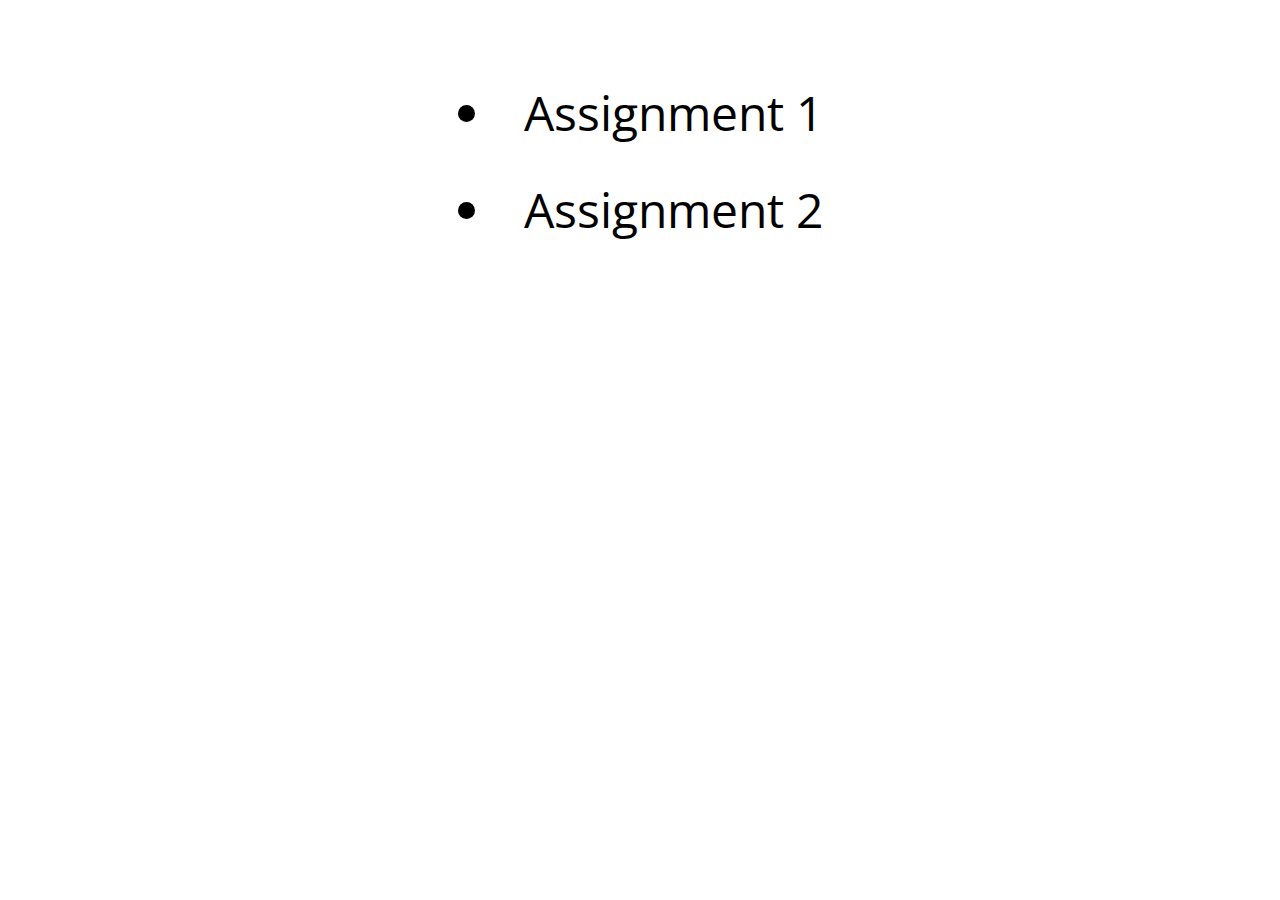
<file: index.html>
<!DOCTYPE html>
<html lang="en">
  <head>
    <meta charset="UTF-8" />
    <meta name="viewport" content="width=`, initial-scale=1.0" />
    <link rel="stylesheet" href="./css/general.css" />
    <title>Html Assignments</title>
  </head>
  <style>
    .wrapper {
      margin: 5rem;
      text-align: center;
    }

    ul {
      display: flex;
      flex-direction: column;
      gap: 2rem;
      font-size: 3rem;
    }

    ul li {
      list-style: inside;
    }

    a:visited,
    a:link {
      color: black;
      transition: all 0.3s ease-in;
    }

    a:active,
    a:hover {
      color: blue;
    }

    @media (max-width: 500px) {
      .wrapper {
        margin: 5rem 1rem 1rem;
      }

      ul {
        font-size: 2rem;
      }
    }
  </style>
  <body>
    <div class="container wrapper">
      <ul>
        <li><a href="./html/about-me.html">Assignment 1</a></li>
        <li><a href="./html/table.html">Assignment 2</a></li>
      </ul>
    </div>
  </body>
</html>
</file>
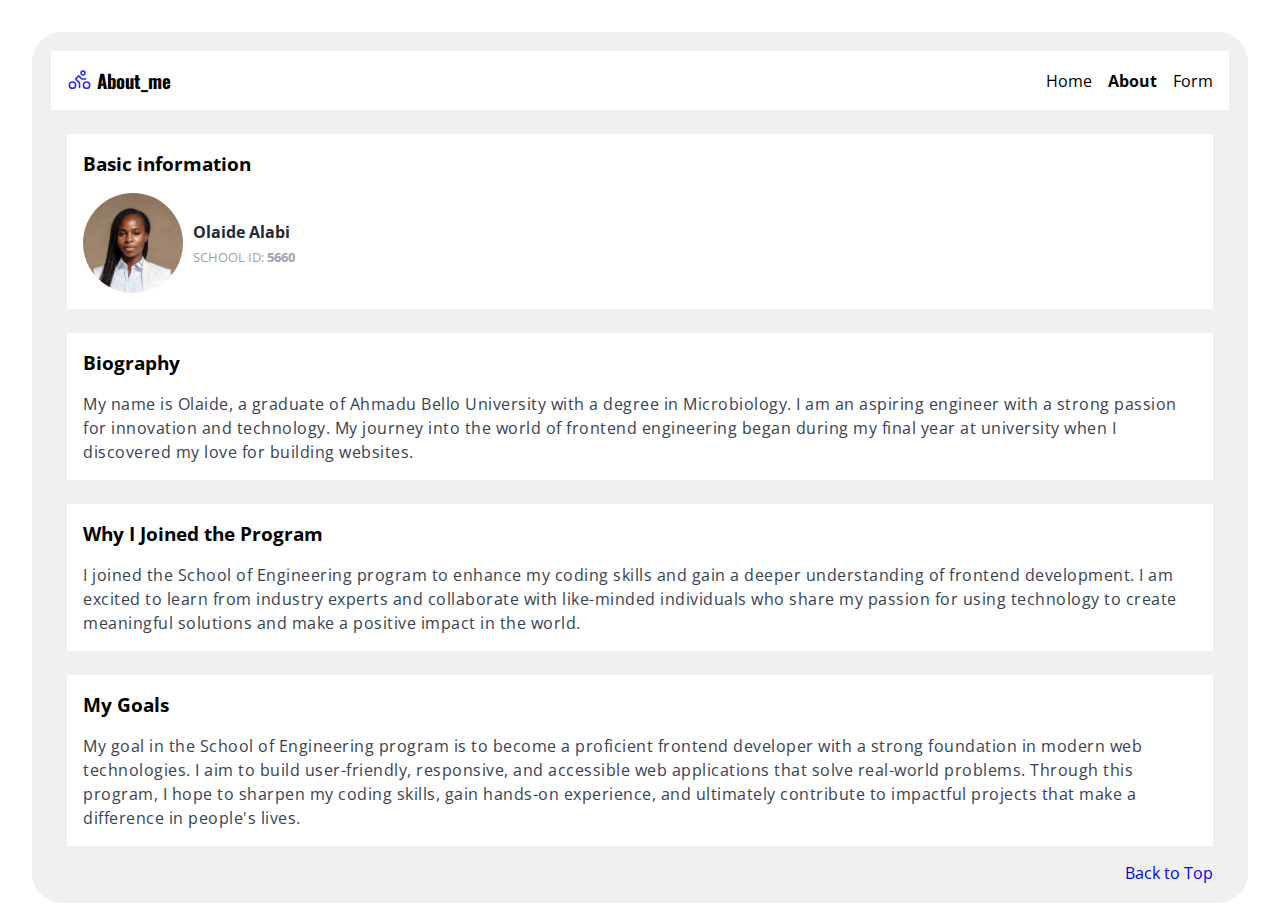
<file: html/about-me.html>
<!DOCTYPE html>
<html lang="en">
  <head>
    <meta charset="UTF-8" />
    <meta name="viewport" content="width=device-width, initial-scale=1.0" />
    <link rel="stylesheet" href="../css/general.css" />
    <link rel="stylesheet" href="../css/about-me.css" />
    <title>About me</title>
  </head>
  <body>
    <div class="container">
      <div class="wrapper">
        <header>
          <svg
            xmlns="http://www.w3.org/2000/svg"
            width="25"
            height="25"
            fill="#2d2df1"
            viewBox="0 0 256 256"
          >
            <path
              d="M164,80a28,28,0,1,0-28-28A28,28,0,0,0,164,80Zm0-40a12,12,0,1,1-12,12A12,12,0,0,1,164,40Zm36,96a40,40,0,1,0,40,40A40,40,0,0,0,200,136Zm0,64a24,24,0,1,1,24-24A24,24,0,0,1,200,200ZM56,136a40,40,0,1,0,40,40A40,40,0,0,0,56,136Zm0,64a24,24,0,1,1,24-24A24,24,0,0,1,56,200Zm136-80H152a8,8,0,0,1-5.66-2.34L120,91.31,99.31,112l34.35,34.34A8,8,0,0,1,136,152v48a8,8,0,0,1-16,0V155.31L82.34,117.66a8,8,0,0,1,0-11.32l32-32a8,8,0,0,1,11.32,0L155.31,104H192a8,8,0,0,1,0,16Z"
            ></path>
          </svg>
          <h3>About_me</h3>
          <nav>
            <ul>
              <li><a href="../index.html">Home</a></li>
              <li class="active"><a href="./about-me.html">About</a></li>
              <li><a href="./form.html">Form</a></li>
            </ul>
          </nav>
        </header>
        <main>
          <section>
            <h4>Basic information</h4>
            <div class="info">
              <div class="info_img">
                <img src="../assets/images/ola-white.jpg" alt="my picture" />
              </div>

              <div class="info_details">
                <h5>Olaide Alabi</h5>
                <p>SCHOOL ID: <span>5660</span></p>
              </div>
            </div>
          </section>

          <section>
            <h4>Biography</h4>
            <p>
              My name is Olaide, a graduate of Ahmadu Bello University with a
              degree in Microbiology. I am an aspiring engineer with a strong
              passion for innovation and technology. My journey into the world
              of frontend engineering began during my final year at university
              when I discovered my love for building websites.
            </p>
          </section>

          <section>
            <h4>Why I Joined the Program</h4>
            <p>
              I joined the School of Engineering program to enhance my coding
              skills and gain a deeper understanding of frontend development. I
              am excited to learn from industry experts and collaborate with
              like-minded individuals who share my passion for using technology
              to create meaningful solutions and make a positive impact in the
              world.
            </p>
          </section>

          <section>
            <h4>My Goals</h4>
            <p>
              My goal in the School of Engineering program is to become a
              proficient frontend developer with a strong foundation in modern
              web technologies. I aim to build user-friendly, responsive, and
              accessible web applications that solve real-world problems.
              Through this program, I hope to sharpen my coding skills, gain
              hands-on experience, and ultimately contribute to impactful
              projects that make a difference in people's lives.
            </p>
          </section>
        </main>

        <footer>
          <a href="#top">Back to Top</a>
        </footer>
      </div>
    </div>
  </body>
</html>
</file>
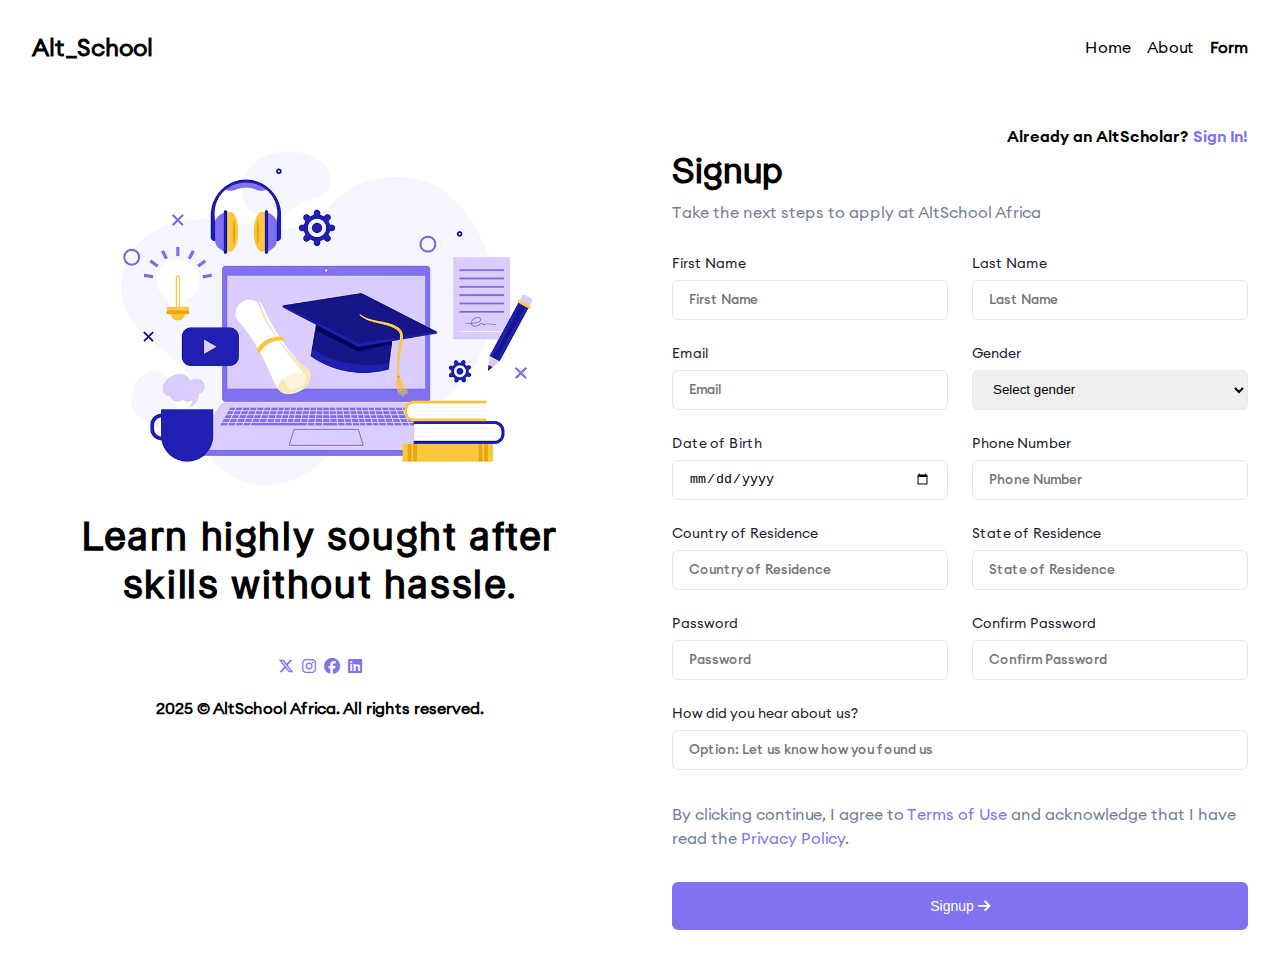
<file: html/form.html>
<!DOCTYPE html>
<html lang="en">
  <head>
    <meta charset="UTF-8" />
    <meta name="viewport" content="width=device-width, initial-scale=1.0" />

    <link
      rel="stylesheet"
      href="https://cdnjs.cloudflare.com/ajax/libs/font-awesome/6.7.2/css/all.min.css"
      integrity="sha512-Evv84Mr4kqVGRNSgIGL/F/aIDqQb7xQ2vcrdIwxfjThSH8CSR7PBEakCr51Ck+w+/U6swU2Im1vVX0SVk9ABhg=="
      crossorigin="anonymous"
      referrerpolicy="no-referrer"
    />

    <link rel="stylesheet" href="../css/general.css" />
    <link rel="stylesheet" href="../css/form.css" />

    <title>Alt_School Form</title>
  </head>
  <body>
    <header>
      <h2>Alt_School</h2>
      <nav>
        <ul>
          <li><a href="../index.html">Home</a></li>
          <li><a href="./about-me.html">About</a></li>
          <li class="active"><a href="./form.html">Form</a></li>
        </ul>
      </nav>
    </header>

    <section>
      <div class="scholar">
        <div class="inner-scholar">
          <div class="scholar-img">
            <img src="../assets/images/scholar.webp" alt="acholar" />
          </div>
          <h2>Learn highly sought after skills without hassle.</h2>
          <div class="icons">
            <i class="fa-brands fa-x-twitter"></i>
            <i class="fa-brands fa-instagram"></i>
            <i class="fa-brands fa-facebook"></i>
            <i class="fa-brands fa-linkedin"></i>
          </div>
          <p>2025 © AltSchool Africa. All rights reserved.</p>
        </div>
      </div>

      <div class="register">
        <div class="register__wrapper">
          <p class="register__sigin-in">
            Already an AltScholar? <a href="#">Sign In!</a>
          </p>
          <h2 class="register__title">Signup</h2>
          <p class="register__note">
            Take the next steps to apply at AltSchool Africa
          </p>
          <form class="regular__form" action="#">
            <div class="regular__inner-form">
              <div>
                <label for="f-name">First Name</label>
                <input
                  type="text"
                  name="fName"
                  id="f-name"
                  placeholder="First Name"
                />
              </div>
              <div>
                <label for="l-name">Last Name</label>
                <input
                  type="text"
                  name="lName"
                  id="l-name"
                  placeholder="Last Name"
                />
              </div>
              <div>
                <label for="email">Email</label>
                <input
                  type="email"
                  name="email"
                  id="email"
                  placeholder="Email"
                />
              </div>
              <div>
                <label for="gender">Gender</label>
                <select name="gender" id="gender">
                  <option value="">Select gender</option>
                  <option value="male">Male</option>
                  <option value="female">Female</option>
                </select>
              </div>
              <div>
                <label for="birth">Date of Birth</label>
                <input
                  type="date"
                  name="dateBirth"
                  id="birth"
                  placeholder="Date of Birth"
                />
              </div>
              <div>
                <label for="phone">Phone Number</label>
                <input
                  type="text"
                  name="Phone"
                  id="phone"
                  placeholder="Phone Number"
                />
              </div>
              <div>
                <label for="country">Country of Residence</label>
                <input
                  type="text"
                  name="Country"
                  id="country"
                  placeholder="Country of Residence"
                />
              </div>
              <div>
                <label for="state">State of Residence</label>
                <input
                  type="text"
                  name="State"
                  id="state"
                  placeholder="State of Residence"
                />
              </div>
              <div>
                <label for="pwd">Password</label>
                <div>
                  <input
                    type="text"
                    name="Pwd"
                    id="pwd"
                    placeholder="Password"
                  />
                </div>
              </div>
              <div>
                <label for="confirm">Confirm Password</label>
                <div>
                  <input
                    type="text"
                    name="Confirm"
                    id="confirm"
                    placeholder="Confirm Password"
                  />
                </div>
              </div>
              <div>
                <label for="about-us">How did you hear about us?</label>
                <input
                  type="text"
                  name="aboutUs"
                  id="about-us"
                  placeholder="Option: Let us know how you found us"
                />
              </div>
            </div>
            <p>
              By clicking continue, I agree to <a href="#"> Terms of Use</a> and
              acknowledge that I have read the <a href="#">Privacy Policy</a>.
            </p>
            <button>Signup <i class="fa-solid fa-arrow-right"></i></button>
          </form>
        </div>
      </div>
    </section>

    <footer></footer>
  </body>
</html>
</file>
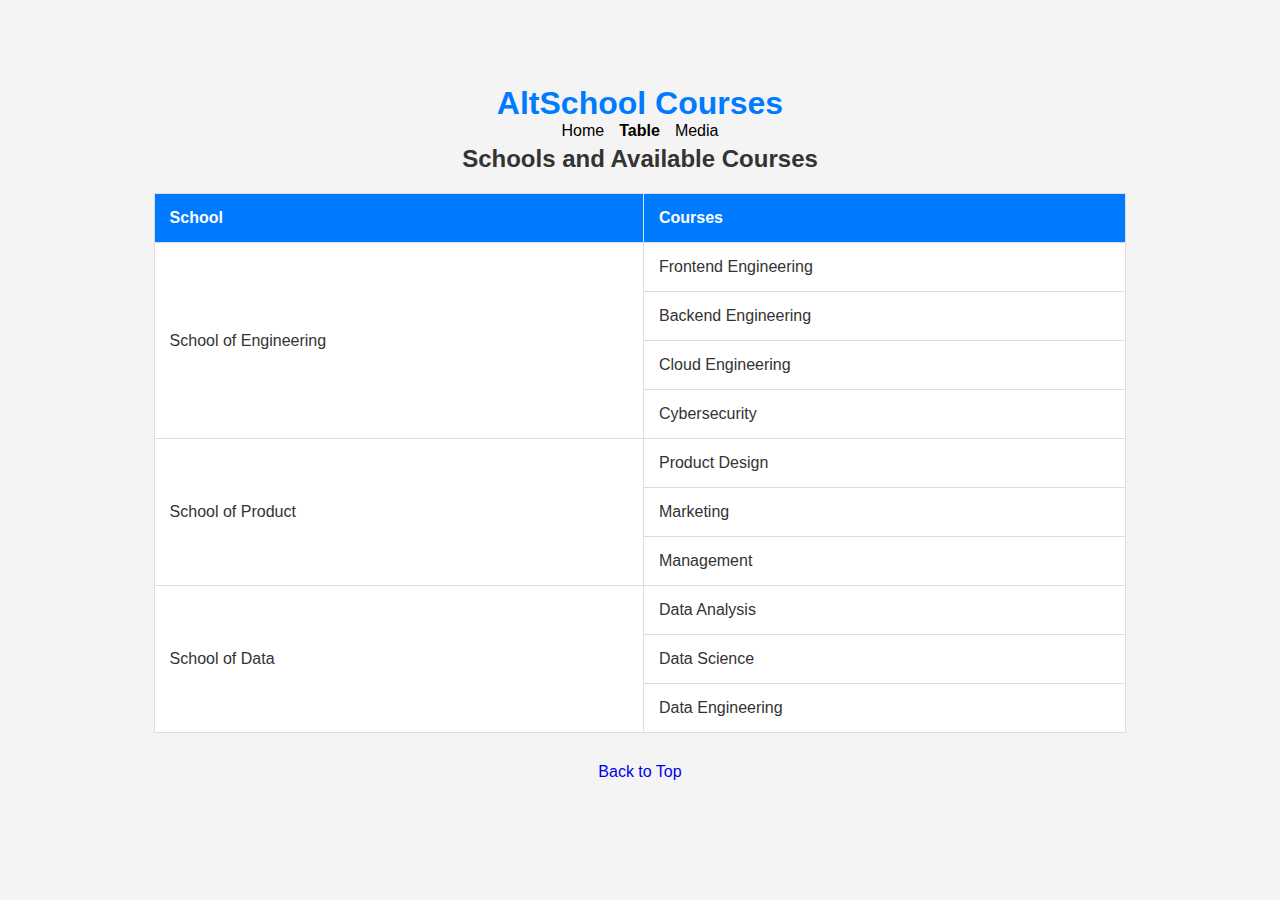
<file: html/table.html>
<!DOCTYPE html>
<html lang="en">
  <head>
    <meta charset="UTF-8" />
    <meta name="viewport" content="width=device-width, initial-scale=1.0" />
    <link rel="stylesheet" href="../css/general.css" />
    <link rel="stylesheet" href="../css/alt.css" />
    <title>AltSchool Courses - Table</title>
  </head>
  <body>
    <div class="container wrapper">
      <header>
        <h1>AltSchool Courses</h1>
        <nav>
          <ul>
            <li><a href="../index.html">Home</a></li>
            <li class="active"><a href="./table.html">Table</a></li>
            <li><a href="./media.html">Media</a></li>
          </ul>
        </nav>
      </header>

      <section>
        <h2>Schools and Available Courses</h2>
        <table border="1">
          <thead>
            <tr>
              <th>School</th>
              <th>Courses</th>
            </tr>
          </thead>
          <tbody>
            <tr>
              <td rowspan="4">School of Engineering</td>
              <td>Frontend Engineering</td>
            </tr>
            <tr>
              <td>Backend Engineering</td>
            </tr>
            <tr>
              <td>Cloud Engineering</td>
            </tr>
            <tr>
              <td>Cybersecurity</td>
            </tr>
            <tr>
              <td rowspan="3">School of Product</td>
              <td>Product Design</td>
            </tr>
            <tr>
              <td>Marketing</td>
            </tr>
            <tr>
              <td>Management</td>
            </tr>
            <tr>
              <td rowspan="3">School of Data</td>
              <td>Data Analysis</td>
            </tr>
            <tr>
              <td>Data Science</td>
            </tr>
            <tr>
              <td>Data Engineering</td>
            </tr>
          </tbody>
        </table>
      </section>

      <footer>
        <a href="#top">Back to Top</a>
      </footer>
    </div>
  </body>
</html>
</file>
<file: css/general.css>
@import url("https://fonts.googleapis.com/css2?family=Open+Sans:ital,wght@0,300..800;1,300..800&family=Oswald:wght@200..700&display=swap");

*,
*::before,
*::after {
  padding: 0;
  margin: 0;
  box-sizing: border-box;
  text-decoration: none;
  list-style: none;
}

body {
  font-family: "Open Sans", serif;
  font-weight: 400;
}

.container {
  max-width: 1350px;
  margin: auto;
  padding: 0 2rem;
}

.active {
  font-weight: 700;
}

@media (max-width: 500px) {
  .container {
    padding: 0 1rem;
  }
}
</file>
<file: css/about-me.css>
.wrapper {
  background-color: #f0f0f0;
  border-radius: 30px;
  padding: 1.2rem;
  margin: 2rem 0 1rem;
}

header {
  width: 100%;
  display: flex;
  align-items: center;
  gap: 0.3rem;
  margin-bottom: 1.5rem;

  background-color: white;
  padding: 1rem;
}

header nav {
  margin-left: auto;
}

header nav ul {
  display: flex;
  gap: 1rem;
}

nav ul li a:visited,
nav ul li a:link {
  color: inherit;
  transition: all 0.3s ease-in;
}

nav ul li a:active,
nav ul li a:hover {
  color: blue;
}

header > h3 {
  font-family: "Oswald", serif;
}

main {
  display: flex;
  flex-direction: column;
  gap: 1.5rem;
  margin: 0 1rem;
}

section {
  background-color: white;
  padding: 1rem;
}

section > h4 {
  font-size: 1.2rem;
  margin-bottom: 1rem;
}

section > p {
  color: #374151;
  letter-spacing: 0.5px;
  line-height: 1.5;
}

.info {
  display: flex;
  align-items: center;
  gap: 0.6rem;
}

.info h5 {
  font-size: 1rem;
}

.info_img {
  width: 100px;
  height: 100px;
  border-radius: 50%;
  overflow: hidden;
}

.info_img img {
  width: 100%;
  height: 100%;
  object-fit: cover;
}

.info_details {
  display: flex;
  flex-direction: column;
  gap: 0.3rem;
  color: #1f2937;
}

.info_details > p {
  font-size: 0.8rem;
  color: #9ca3af;
}

.info_details > p span {
  font-weight: 700;
}

footer {
  padding: 1rem 1rem 0 1rem;
  text-align: right;
}

@media (max-width: 500px) {
  header {
    padding: 1rem 0.5rem;
  }

  header nav ul {
    gap: 0.5rem;
  }
}
</file>
<file: css/form.css>
@font-face {
  font-family: almarena;
  src: url(../assets/fonts/almarena/almarenaneue-regular.otf);
}

@font-face {
  font-family: euclidBold;
  src: url(../assets/fonts/euclid/Euclid\ Circular\ A\ Bold.ttf);
}

@font-face {
  font-family: euclidSemiBold;
  src: url(../assets/fonts/euclid/Euclid\ Circular\ A\ SemiBold.ttf);
}

@font-face {
  font-family: euclidMedium;
  src: url(../assets/fonts/euclid/Euclid\ Circular\ A\ Medium.ttf);
}

@font-face {
  font-family: euclidRegular;
  src: url(../assets/fonts/euclid/Euclid\ Circular\ A\ Regular.ttf);
}

:root {
  --primary: #8272f0;
  --head-font: almarena;
  --euclid-bold: euclidBold;
  --euclid-semi: euclidSemiBold;
  --euclid-medium: euclidMedium;
  --euclid-regular: euclidRegular;
}

body {
  font-family: var(--euclid-regular);
}

header {
  display: flex;
  align-items: center;
  justify-content: space-between;

  padding: 2rem;
}

nav ul {
  display: flex;
  align-items: center;
  gap: 1rem;
}

nav ul li a:visited,
nav ul li a:link {
  color: inherit;
  transition: all 0.3s ease-in;
}

nav ul li a:active,
nav ul li a:hover {
  color: blue;
}

section {
  display: grid;
  grid-template-columns: 1fr 1fr;
}

.scholar {
  padding: 2rem;
  text-align: center;
}

.inner-scholar {
  width: 100%;
  max-width: 37.5rem;
  margin: auto;
}

.scholar-img img {
  width: 100%;
}

.inner-scholar h2 {
  font-family: var(--head-font);
  font-size: 2.5rem;
  line-height: 1.2;
  letter-spacing: 0.1rem;
}

.icons {
  display: flex;
  align-items: center;
  justify-content: center;
  color: var(--primary);
  gap: 0.5rem;
  margin: 3rem 0 1.5rem;
}

.inner-scholar p {
  font-size: 1rem;
  font-weight: 700;
}

/* right */
.register {
  padding: 2rem;
}

.register__sigin-in {
  text-align: right;
  margin-bottom: 0.3rem;
  font-family: var(--euclid-semi);
}

.register__sigin-in a {
  color: var(--primary);
}

.register__title {
  font-family: var(--head-font);
  font-size: 2.25rem;
  line-height: 1.2;
}

.register__note {
  color: #718096;
  font-size: 1rem;
  margin: 0.5rem 0 2rem;
}

.regular__inner-form {
  display: grid;
  grid-template-columns: repeat(2, 1fr);
  gap: 1.5rem;
}

.regular__inner-form > div:last-child:last-of-type {
  grid-column: span 2;
}

.regular__inner-form label {
  display: block;
  color: #1a202c;
  font-size: 0.875rem;
  margin-bottom: 0.5rem;
}

.regular__inner-form input,
.regular__inner-form select {
  width: 100%;
  padding: 0 1rem;
  height: 2.5rem;
  border: 1px solid #e2e8f0;
  border-radius: 0.375rem;
  outline: none;
}

.regular__inner-form input:focus,
.regular__inner-form select:focus {
  border: 2px solid var(--primary);
}

.regular__inner-form input::placeholder {
  font-family: var(--euclid-medium);
}

.regular__form > p {
  margin: 2rem 0;
  color: #718096;
  line-height: 1.5;
}

.regular__form > p a {
  color: var(--primary);
}

.regular__form > button {
  width: 100%;
  user-select: none;
  font-size: 0.875rem;
  padding: 1rem 0;
  background-color: var(--primary);
  border: none;
  color: white;
  cursor: pointer;
  border-radius: 0.375rem;
}

.regular__form > button:hover {
  background-color: #8f80f2;
}

@media (min-width: 1439px) {
  .register__wrapper {
    padding: 0 4rem;
  }

  .inner-scholar h2 {
    font-size: 3rem;
    letter-spacing: 0.2rem;
  }
}

@media (max-width: 988px) {
  .scholar {
    display: none;
  }

  section {
    display: grid;
    grid-template-columns: 1fr;
  }
}

@media (max-width: 500px) {
  header {
    padding: 1.5rem 1rem 1rem;
  }

  .register {
    padding: 1rem;
  }

  .register__sigin-in {
    text-align: center;
    margin-bottom: 1.25rem;
  }

  .regular__inner-form {
    grid-template-columns: 1fr;
  }

  .regular__inner-form > div:last-child:last-of-type {
    grid-column: span 1;
  }
}
</file>
<file: css/alt.css>
body {
  font-family: sans-serif;
  margin: 0;
  padding: 0;
  background-color: #f4f4f4;
  color: #333;
  text-align: center;
}

.wrapper {
  margin-top: 5rem;
}

header {
  color: #007bff;
  padding: 5px;
}

ul {
  display: flex;
  align-items: center;
  justify-content: center;
  gap: 0.94rem;
}

ul li a:visited,
ul li a:link {
  color: #000;
  margin-left: auto;
  transition: all 0.3s ease-in;
}

nav ul a:active,
nav ul a:hover {
  color: blue;
}

table {
  width: 80%;
  margin: 20px auto;
  border-collapse: collapse;
  background-color: #fff;

  border: 1px solid red;
}

th,
td {
  padding: 15px;
  border: 1px solid #ddd;
  text-align: left;
}

th {
  background-color: #007bff;
  color: white;
}

td {
  font-size: 1rem;
}

footer {
  margin-top: 20px;
  padding: 10px;
}

@media (max-width: 500px) {
  table {
    width: 100%;
  }
}
</file>
